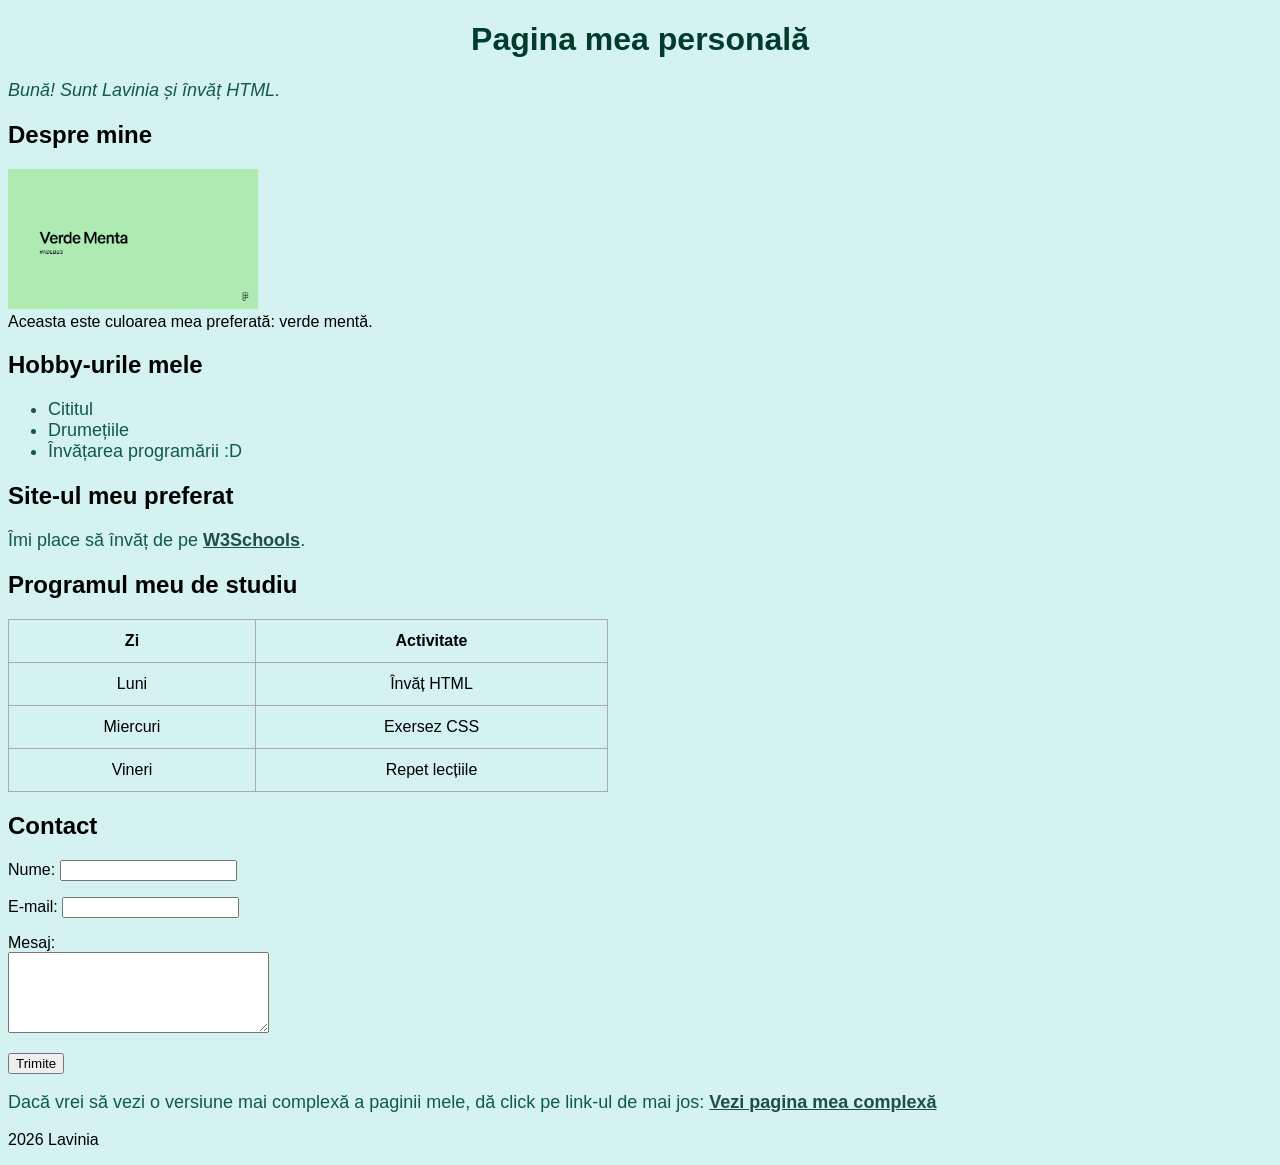
<file: index.html>
<!DOCTYPE html>
<html lang="ro">
<head>
    <meta charset="UTF-8">
    <meta name="viewport" content="width=device-width, initial-scale=1.0">
    <title>Pagina mea personală</title>
    <link rel="stylesheet" href="exercitiu.css" />
</head>
<body>
    <header>
  <h1><strong>Pagina mea personală</strong></h1>
  <p class="descriere"><em>Bună! Sunt Lavinia și învăț HTML.</em></p>
</header>
<main>
  <section>
    <h2>Despre mine</h2>
    <img src="verde.mentă.jpg" alt="Culoarea mea preferată" width="250" />
    <figcaption>
    Aceasta este culoarea mea preferată: verde mentă.
  </figcaption>
  </section>
  <section>
  <h2>Hobby-urile mele</h2>
  <ul>
    <li class="descriere">Cititul</li>
    <li class="descriere">Drumețiile</li>
    <li class="descriere">Învățarea programării :D</li>
  </ul>
</section>
<section>
  <h2>Site-ul meu preferat</h2>
  <p class="descriere">
    Îmi place să învăț de pe
    <a href="https://www.w3schools.com/" target="_blank">W3Schools</a>.
  </p>
</section>
<section>
  <h2>Programul meu de studiu</h2>

  <table>
    <thead>
    <tr>
      <th>Zi</th>
      <th>Activitate</th>
    </tr>
</thead>
<tbody>
    <tr>
      <td>Luni</td>
      <td>Învăț HTML</td>
    </tr>
    <tr>
      <td>Miercuri</td>
      <td>Exersez CSS</td>
    </tr>
    <tr>
      <td>Vineri</td>
      <td>Repet lecțiile</td>
    </tr>
    </tbody>
  </table>
</section>
<section>
  <h2>Contact</h2>

  <form>
    <p>
      <label for="nume">Nume:</label>
      <input id="nume" type="text" name="nume" />
    </p>

    <p>
      <label for="email">E-mail:</label>
      <input id="email" type="email" name="email" />
    </p>

    <p>
      <label for="mesaj">Mesaj:</label><br />
      <textarea id="mesaj" name="mesaj" rows="5" cols="30"></textarea>
    </p>

    <button type="submit">Trimite</button>
  </form>
</section>
<section>
  <p class="descriere">Dacă vrei să vezi o versiune mai complexă a paginii mele, dă click pe link-ul de mai jos:
  <a href="pagina.html">Vezi pagina mea complexă</a>
  </p>
</section>
</main>
<footer>
  <p>2026 Lavinia</p>
</footer>
</body>
</html>
</file>
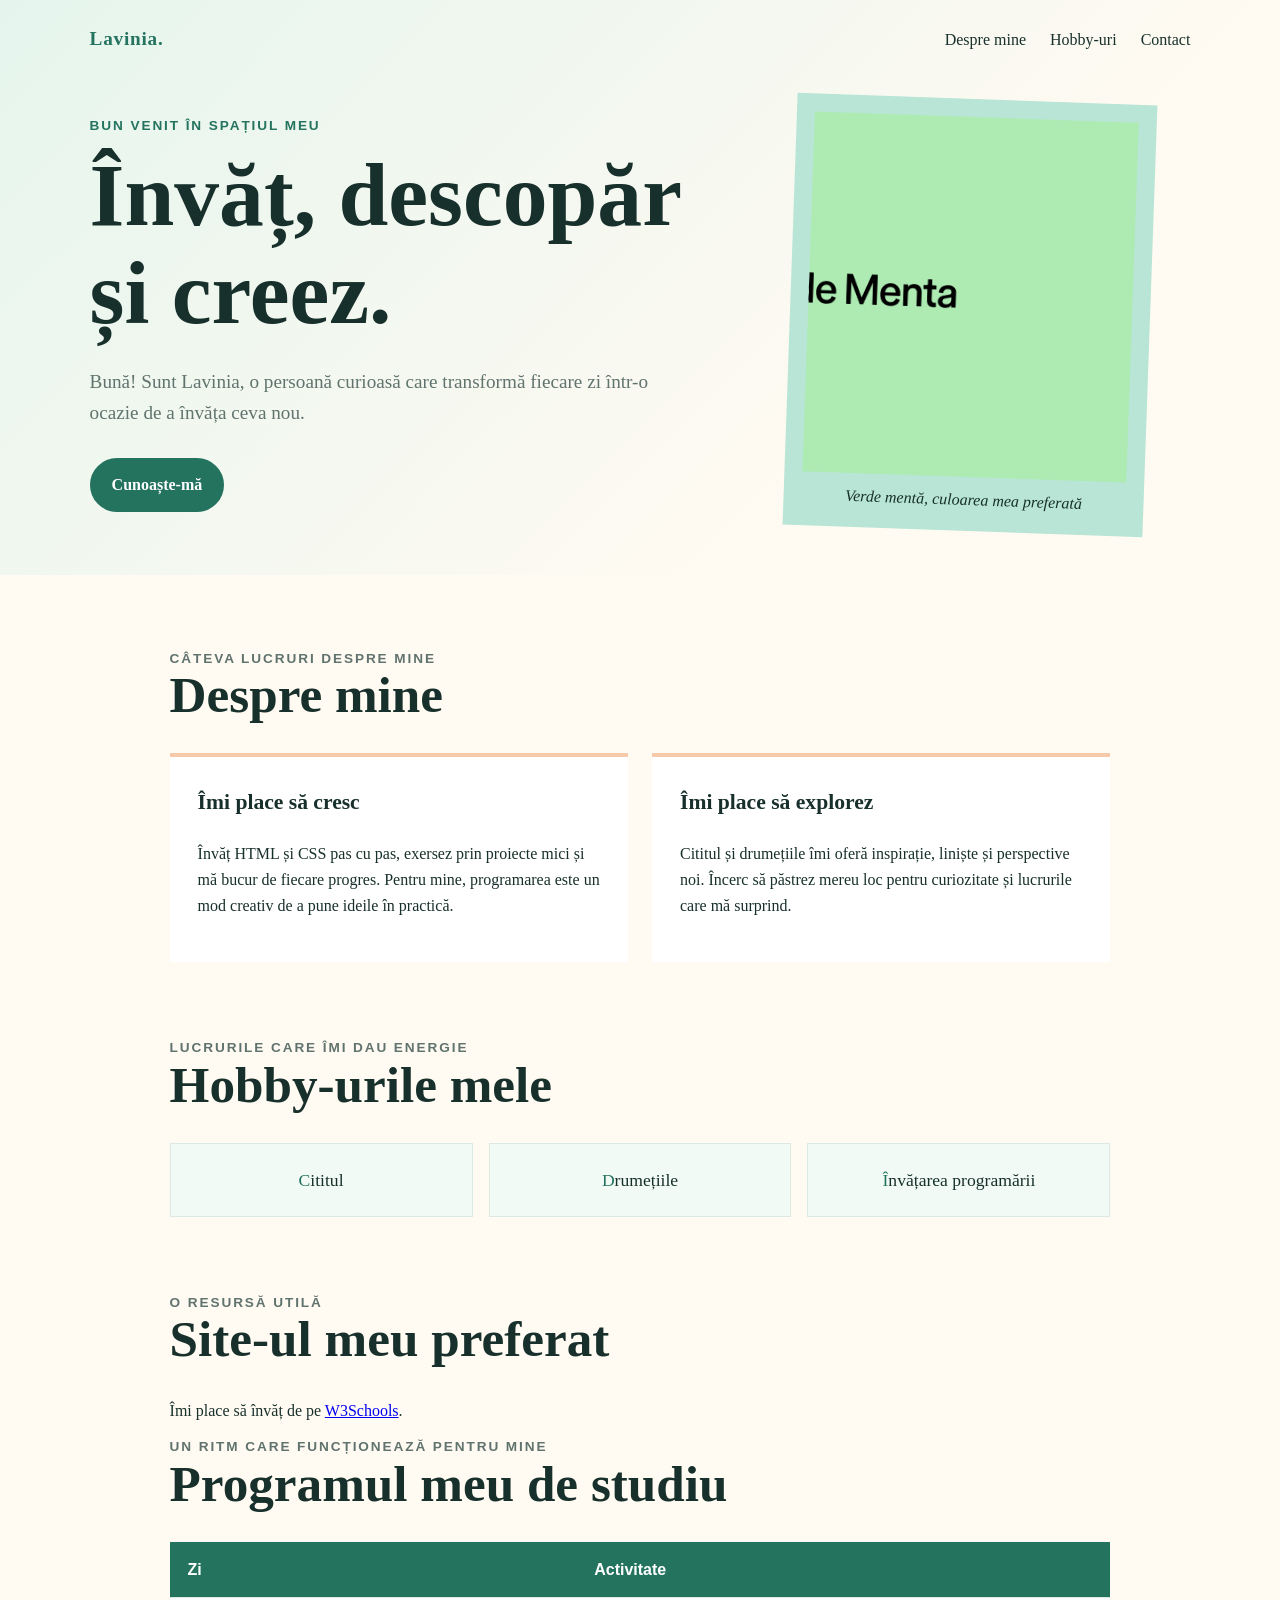
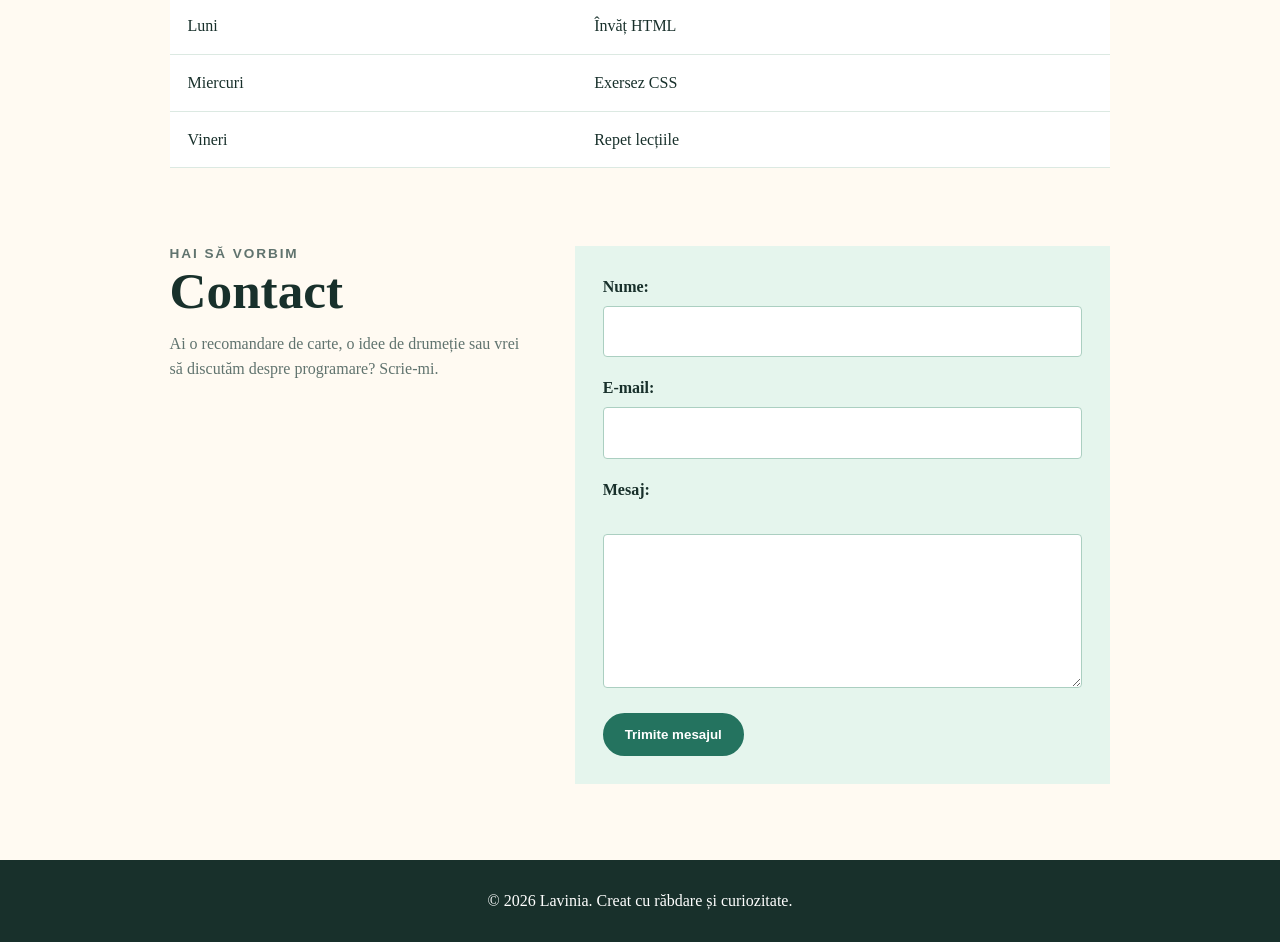
<file: pagina.html>
<!DOCTYPE html>
<html lang="ro">
<head>
    <meta charset="UTF-8">
    <meta name="viewport" content="width=device-width, initial-scale=1.0">
    <meta name="description" content="Pagina personală a Laviniei, pasionată de citit, drumeții și programare.">
    <title>Lavinia | Pagina personală</title>
    <style>
      :root {
        --ink: #18302b;
        --muted: #60736e;
        --mint: #b8e5d5;
        --mint-dark: #24735f;
        --cream: #fffaf2;
        --peach: #f5c9aa;
        --line: #dce9e2;
      }

      * { box-sizing: border-box; }

      html { scroll-behavior: smooth; }

      body {
        margin: 0;
        color: var(--ink);
        background: var(--cream);
        font-family: Georgia, 'Times New Roman', serif;
        line-height: 1.6;
      }

      .site-header {
        padding: 24px 7vw 0;
        background: linear-gradient(135deg, #e5f5ed 0%, #fffaf2 70%);
      }

      nav {
        display: flex;
        align-items: center;
        justify-content: space-between;
        max-width: 1120px;
        margin: 0 auto;
      }

      .brand {
        color: var(--mint-dark);
        font-size: 1.2rem;
        font-weight: bold;
        letter-spacing: .04em;
        text-decoration: none;
      }

      nav ul {
        display: flex;
        gap: 24px;
        margin: 0;
        padding: 0;
        list-style: none;
      }

      nav a { color: var(--ink); text-decoration: none; }
      nav a:hover, nav a:focus { color: var(--mint-dark); }

      .hero {
        display: grid;
        grid-template-columns: 1.15fr .85fr;
        gap: 48px;
        align-items: center;
        max-width: 1120px;
        min-height: 520px;
        margin: auto;
      }

      .eyebrow {
        margin: 0 0 12px;
        color: var(--mint-dark);
        font: bold .85rem/1.2 Arial, sans-serif;
        letter-spacing: .14em;
        text-transform: uppercase;
      }

      h1, h2 { line-height: 1.1; }
      h1 { max-width: 650px; margin: 0; font-size: clamp(3rem, 7vw, 6.4rem); }
      .intro { max-width: 560px; margin: 24px 0 30px; color: var(--muted); font-size: 1.2rem; }

      .button {
        display: inline-block;
        padding: 12px 20px;
        border: 2px solid var(--mint-dark);
        border-radius: 999px;
        color: #fff;
        background: var(--mint-dark);
        font-weight: bold;
        text-decoration: none;
      }

      .button:hover, .button:focus { background: var(--ink); }

      .portrait {
        position: relative;
        max-width: 360px;
        justify-self: end;
        padding: 18px;
        background: var(--mint);
        transform: rotate(2deg);
      }

      .portrait img { display: block; width: 100%; height: 360px; object-fit: cover; }
      .portrait figcaption { padding: 10px 0 0; text-align: center; font-style: italic; }

      main { max-width: 1120px; margin: 0 auto; padding: 76px 7vw; }
      section { scroll-margin-top: 24px; }
      .section-heading { margin-bottom: 30px; }
      h2 { margin: 0 0 12px; font-size: clamp(2rem, 4vw, 3.2rem); }
      .section-heading p { margin: 0; color: var(--muted); }

      .about-grid { display: grid; grid-template-columns: 1fr 1fr; gap: 24px; margin-bottom: 78px; }
      .panel { padding: 28px; border-top: 4px solid var(--peach); background: #fff; }
      .panel h3 { margin-top: 0; font-size: 1.35rem; }

      .hobby-list { display: grid; grid-template-columns: repeat(3, 1fr); gap: 16px; margin: 0 0 78px; padding: 0; list-style: none; }
      .hobby-list li { padding: 22px 16px; border: 1px solid var(--line); background: #f1faf5; font-size: 1.1rem; text-align: center; }
      .hobby-list li::first-letter { color: var(--mint-dark); }

      .study { width: 100%; margin-bottom: 78px; border-collapse: collapse; background: #fff; }
      .study th, .study td { padding: 15px 18px; border-bottom: 1px solid var(--line); text-align: left; }
      .study th { color: #fff; background: var(--mint-dark); font-family: Arial, sans-serif; }

      .contact { display: grid; grid-template-columns: .8fr 1.2fr; gap: 48px; align-items: start; }
      form { padding: 28px; background: #e5f5ed; }
      label { display: block; margin-bottom: 6px; font-weight: bold; }
      input, textarea { width: 100%; padding: 12px; border: 1px solid #abcfc1; border-radius: 4px; font: inherit; }
      textarea { resize: vertical; }
      form p { margin: 0 0 18px; }
      form .button { cursor: pointer; }

      footer { padding: 28px 7vw; color: #fff; background: var(--ink); text-align: center; }
      footer p { margin: 0; }

      @media (max-width: 700px) {
        .site-header { padding-top: 16px; }
        nav { align-items: flex-start; gap: 16px; }
        nav ul { gap: 10px; flex-wrap: wrap; justify-content: flex-end; font-size: .9rem; }
        .hero, .about-grid, .contact { grid-template-columns: 1fr; gap: 30px; }
        .hero { min-height: auto; padding: 72px 0; }
        .portrait { justify-self: center; }
        main { padding-top: 56px; }
        .hobby-list { grid-template-columns: 1fr; }
        .study th, .study td { padding: 12px 10px; }
      }
    </style>
</head>
<body>
  <header class="site-header">
    <nav aria-label="Navigare principală">
      <a class="brand" href="#acasa">Lavinia.</a>
      <ul>
        <li><a href="#despre">Despre mine</a></li>
        <li><a href="#hobby-uri">Hobby-uri</a></li>
        <li><a href="#contact">Contact</a></li>
      </ul>
    </nav>
    <div class="hero" id="acasa">
      <div>
        <p class="eyebrow">Bun venit în spațiul meu</p>
        <h1>Învăț, descopăr și creez.</h1>
        <p class="intro">Bună! Sunt Lavinia, o persoană curioasă care transformă fiecare zi într-o ocazie de a învăța ceva nou.</p>
        <a class="button" href="#despre">Cunoaște-mă</a>
      </div>
      <figure class="portrait">
        <img src="verde.mentă.jpg" alt="O imagine în nuanțe de verde mentă">
        <figcaption>Verde mentă, culoarea mea preferată</figcaption>
      </figure>
    </div>
  </header>
<main>
  <section id="despre">
    <div class="section-heading">
      <p class="eyebrow">Câteva lucruri despre mine</p>
      <h2>Despre mine</h2>
    </div>
    <div class="about-grid">
      <article class="panel">
        <h3>Îmi place să cresc</h3>
        <p>Învăț HTML și CSS pas cu pas, exersez prin proiecte mici și mă bucur de fiecare progres. Pentru mine, programarea este un mod creativ de a pune ideile în practică.</p>
      </article>
      <article class="panel">
        <h3>Îmi place să explorez</h3>
        <p>Cititul și drumețiile îmi oferă inspirație, liniște și perspective noi. Încerc să păstrez mereu loc pentru curiozitate și lucrurile care mă surprind.</p>
      </article>
    </div>
  </section>

  <section id="hobby-uri">
  <div class="section-heading">
    <p class="eyebrow">Lucrurile care îmi dau energie</p>
    <h2>Hobby-urile mele</h2>
  </div>
  <ul class="hobby-list">
    <li>Cititul</li>
    <li>Drumețiile</li>
    <li>Învățarea programării</li>
  </ul>
</section>

<section>
  <div class="section-heading">
    <p class="eyebrow">O resursă utilă</p>
    <h2>Site-ul meu preferat</h2>
  </div>
  <p>
    Îmi place să învăț de pe
    <a href="https://www.w3schools.com/" target="_blank">W3Schools</a>.
  </p>
</section>
<section>
  <div class="section-heading">
    <p class="eyebrow">Un ritm care funcționează pentru mine</p>
    <h2>Programul meu de studiu</h2>
  </div>

  <table class="study">
    <thead>
    <tr>
      <th>Zi</th>
      <th>Activitate</th>
    </tr>
    </thead>
    <tbody>
    <tr>
      <td>Luni</td>
      <td>Învăț HTML</td>
    </tr>
    <tr>
      <td>Miercuri</td>
      <td>Exersez CSS</td>
    </tr>
    <tr>
      <td>Vineri</td>
      <td>Repet lecțiile</td>
    </tr>
    </tbody>
  </table>
</section>

<section class="contact" id="contact">
  <div class="section-heading">
    <p class="eyebrow">Hai să vorbim</p>
    <h2>Contact</h2>
    <p>Ai o recomandare de carte, o idee de drumeție sau vrei să discutăm despre programare? Scrie-mi.</p>
  </div>

  <form>
    <p>
      <label for="nume">Nume:</label>
      <input id="nume" type="text" name="nume" />
    </p>

    <p>
      <label for="email">E-mail:</label>
      <input id="email" type="email" name="email" />
    </p>

    <p>
      <label for="mesaj">Mesaj:</label><br />
      <textarea id="mesaj" name="mesaj" rows="5" cols="30"></textarea>
    </p>

    <button class="button" type="submit">Trimite mesajul</button>
  </form>
</section>
</main>
<footer>
  <p>&copy; 2026 Lavinia. Creat cu răbdare și curiozitate.</p>
</footer>
</body>
</html>
</file>
<file: exercitiu.css>
body {
  font-family: Arial, sans-serif;
  background-color: #d3f2f0;
}
h1 {
  color: #013b2c;
  text-align: center;
}
.descriere {
  color: #105a49;
  font-size: 18px;
}
a {
  color: #1f4f43;
  font-weight: bold;
}

a:hover {
  color: #0bda34;
}
table {
  width: 600px;
  border-collapse: collapse;
  margin: 0;
}
th,
td {
  border: 1px solid #aaa;
  padding: 12px 16px;
  text-align: center;
}
</file>
